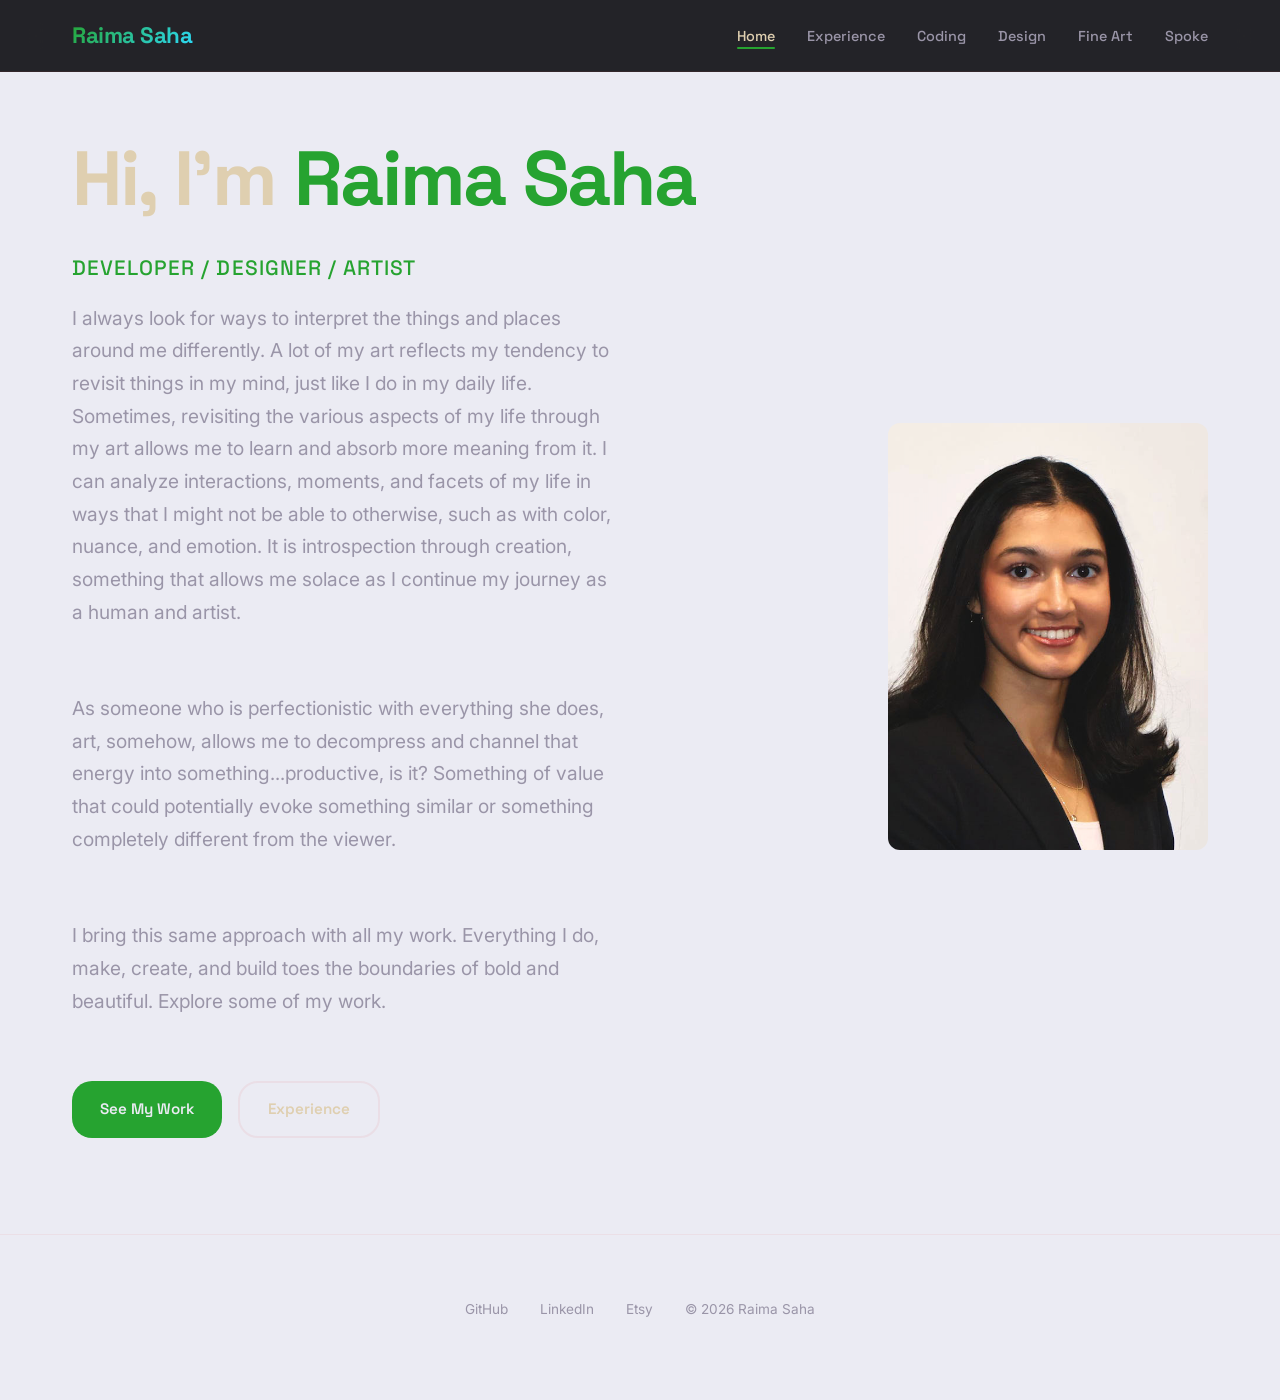
<file: index.html>
<!DOCTYPE html>
<html lang="en">

<head>
  <meta charset="UTF-8">
  <meta name="viewport" content="width=device-width, initial-scale=1.0">
  <title>Raima Saha - Portfolio</title>
  <link rel="preconnect" href="https://fonts.googleapis.com">
  <link rel="preconnect" href="https://fonts.gstatic.com" crossorigin>
  <link
    href="https://fonts.googleapis.com/css2?family=Inter:wght@400;500;600&family=Space+Grotesk:wght@500;600;700&display=swap"
    rel="stylesheet">
  <link rel="stylesheet" href="css/style.css">
</head>

<body>
  <nav id="nav" class="nav"></nav>

  <main class="page-content">
    <section class="hero">
      <div class="container hero-content hero-split">
        <div class="hero-text">
          <h1 class="animate-in">Hi, I'm <span class="highlight">Raima Saha</span></h1>
          <p class="hero-tagline animate-in">Developer / Designer / Artist</p>
          <p class="hero-description animate-in">
            I always look for ways to interpret the things and places around me differently. A lot of my art reflects my
            tendency to revisit things in my mind, just like I do in my daily life. Sometimes, revisiting the various
            aspects of my life through my art allows me to learn and absorb more meaning from it. I can analyze
            interactions, moments, and facets of my life in ways that I might not be able to otherwise, such as with
            color, nuance, and emotion. It is introspection through creation, something that allows me solace as I
            continue my journey as a human and artist.</p>

          <p class="hero-description animate-in">
            As someone who is perfectionistic with everything she does, art, somehow, allows me to decompress and channel
            that energy into something...productive, is it? Something of value that could potentially evoke something
            similar or something completely different from the viewer.</p>

          <p class="hero-description animate-in">
            I bring this same approach with all my work. Everything I do, make, create, and build toes the boundaries of
            bold and beautiful. Explore some of my work.</p>

          <div class="hero-cta animate-in">
            <a href="coding.html" class="btn btn-primary">See My Work</a>
            <a href="experience.html" class="btn btn-outline">Experience</a>
          </div>
        </div>
        <div class="hero-image animate-in">
          <img id="pic" src="assets/images/rs-pic.png" alt="Raima Saha">
        </div>
      </div>

      <div class="decor-circle decor-circle-1"></div>
      <div class="decor-circle decor-circle-2"></div>
      <div class="decor-circle decor-circle-3"></div>
    </section>
  </main>

  <footer class="footer">
    <div class="container">
      <div class="footer-links">
        <a href="https://github.com/worldofrs" target="_blank">GitHub</a>
        <a href="https://www.linkedin.com/in/raima-saha-/" target="_blank">LinkedIn</a>
        <a href="https://www.etsy.com/shop/RSPaletteStudio" target="_blank">Etsy</a>
        <span>&copy; 2026 Raima Saha</span>
      </div>
    </div>
  </footer>

  <script src="js/main.js"></script>
</body>

</html>
</file>
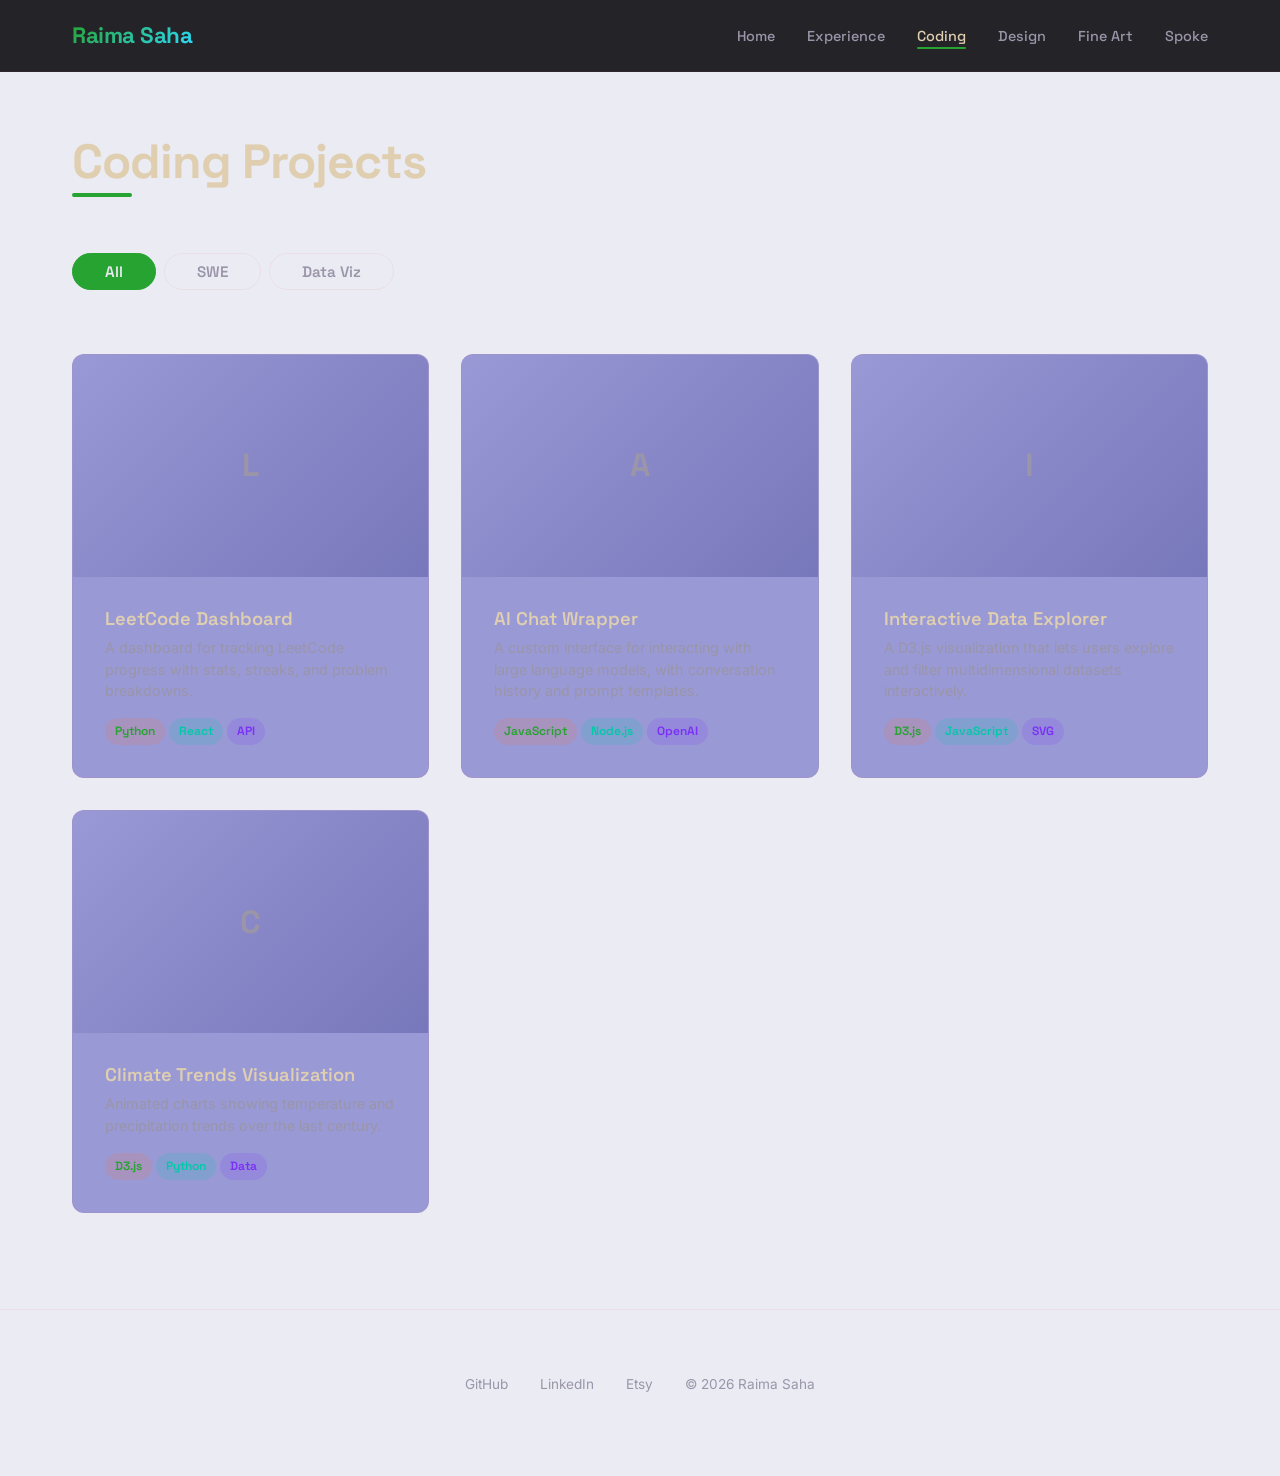
<file: coding.html>
<!DOCTYPE html>
<html lang="en">
<head>
  <meta charset="UTF-8">
  <meta name="viewport" content="width=device-width, initial-scale=1.0">
  <title>Raima Saha - Coding Projects</title>
  <link rel="preconnect" href="https://fonts.googleapis.com">
  <link rel="preconnect" href="https://fonts.gstatic.com" crossorigin>
  <link href="https://fonts.googleapis.com/css2?family=Inter:wght@400;500;600&family=Space+Grotesk:wght@500;600;700&display=swap" rel="stylesheet">
  <link rel="stylesheet" href="css/style.css">
</head>
<body>
  <nav id="nav" class="nav"></nav>

  <main class="page-content">
    
    <div class="container">
      <div class="section-header">
        <h2>Coding Projects</h2>
      </div>
      <div id="coding-projects"></div>
    </div>
  </main>

  <footer class="footer">
    <div class="container">
      <div class="footer-links">
        <a href="https://github.com/worldofrs" target="_blank">GitHub</a>
        <a href="https://www.linkedin.com/in/raima-saha-/" target="_blank">LinkedIn</a>
        <a href="https://www.etsy.com/shop/RSPaletteStudio" target="_blank">Etsy</a>
        <span>&copy; 2026 Raima Saha</span>
      </div>
    </div>
  </footer>

  <script src="js/main.js"></script>
  <script src="js/projects.js"></script>
  <script>
    document.addEventListener('DOMContentLoaded', () => {
      loadProjects('data/coding.json', 'coding-projects', { filters: true });
    });
  </script>
</body>
</html>
</file>
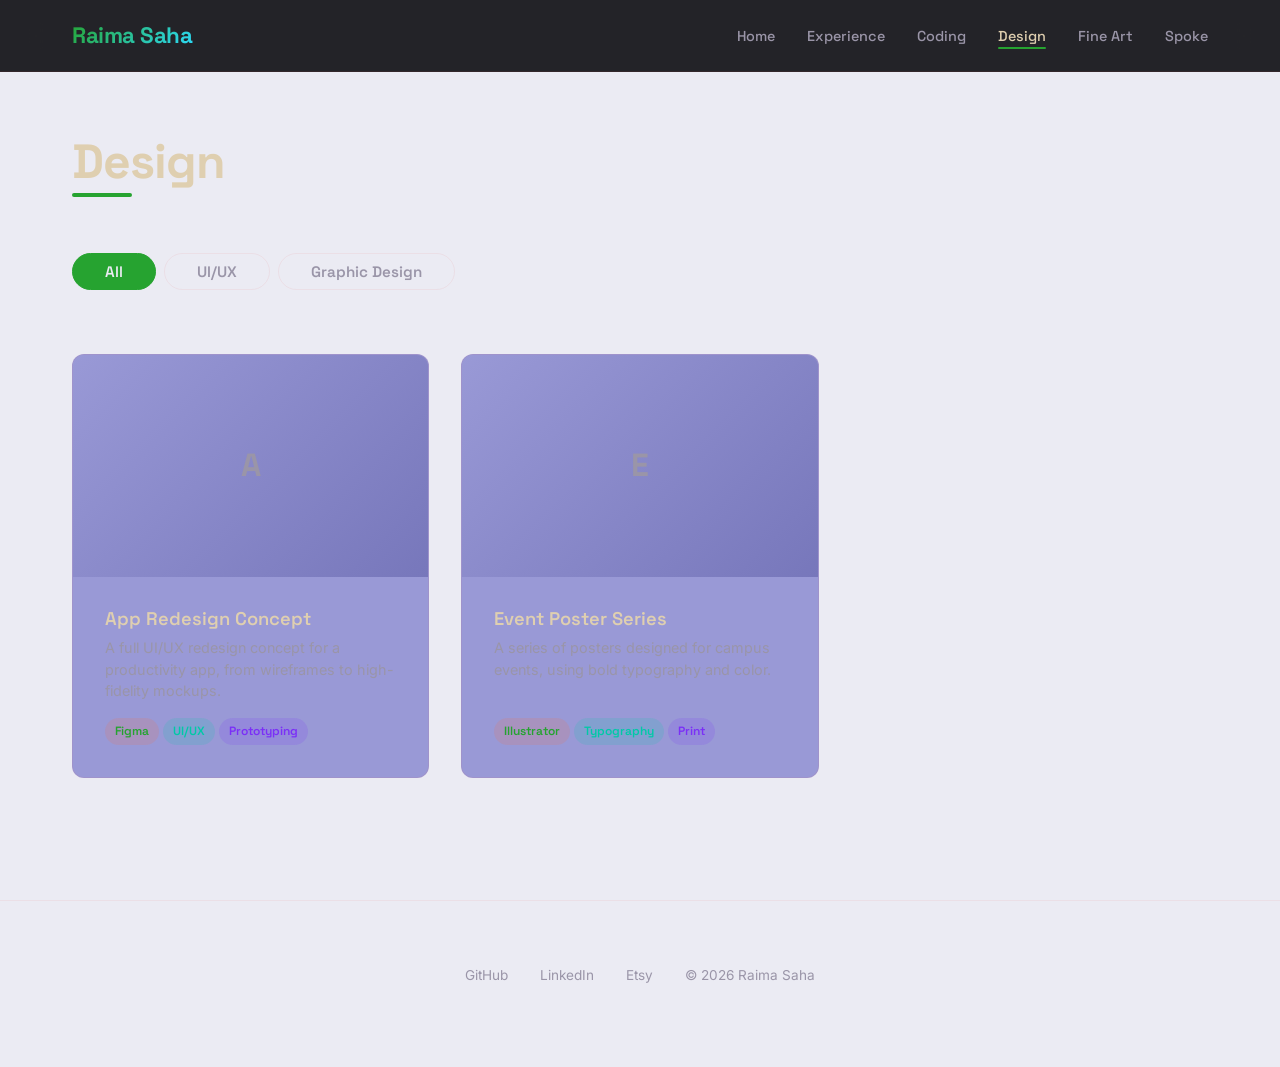
<file: design.html>
<!DOCTYPE html>
<html lang="en">
<head>
  <meta charset="UTF-8">
  <meta name="viewport" content="width=device-width, initial-scale=1.0">
  <title>Raima Saha - Design</title>
  <link rel="preconnect" href="https://fonts.googleapis.com">
  <link rel="preconnect" href="https://fonts.gstatic.com" crossorigin>
  <link href="https://fonts.googleapis.com/css2?family=Inter:wght@400;500;600&family=Space+Grotesk:wght@500;600;700&display=swap" rel="stylesheet">
  <link rel="stylesheet" href="css/style.css">
</head>
<body>
  <nav id="nav" class="nav"></nav>

  <main class="page-content">
    <div class="container">
      <div class="section-header">
        <h2>Design</h2>
      </div>
      <div id="design-projects"></div>
    </div>
  </main>

  <footer class="footer">
    <div class="container">
      <div class="footer-links">
        <a href="https://github.com/worldofrs" target="_blank">GitHub</a>
        <a href="https://www.linkedin.com/in/raima-saha-/" target="_blank">LinkedIn</a>
        <a href="https://www.etsy.com/shop/RSPaletteStudio" target="_blank">Etsy</a>
        <span>&copy; 2026 Raima Saha</span>
      </div>
    </div>
  </footer>

  <script src="js/main.js"></script>
  <script src="js/projects.js"></script>
  <script>
    document.addEventListener('DOMContentLoaded', () => {
      loadProjects('data/design.json', 'design-projects', { filters: true });
    });
  </script>
</body>
</html>
</file>
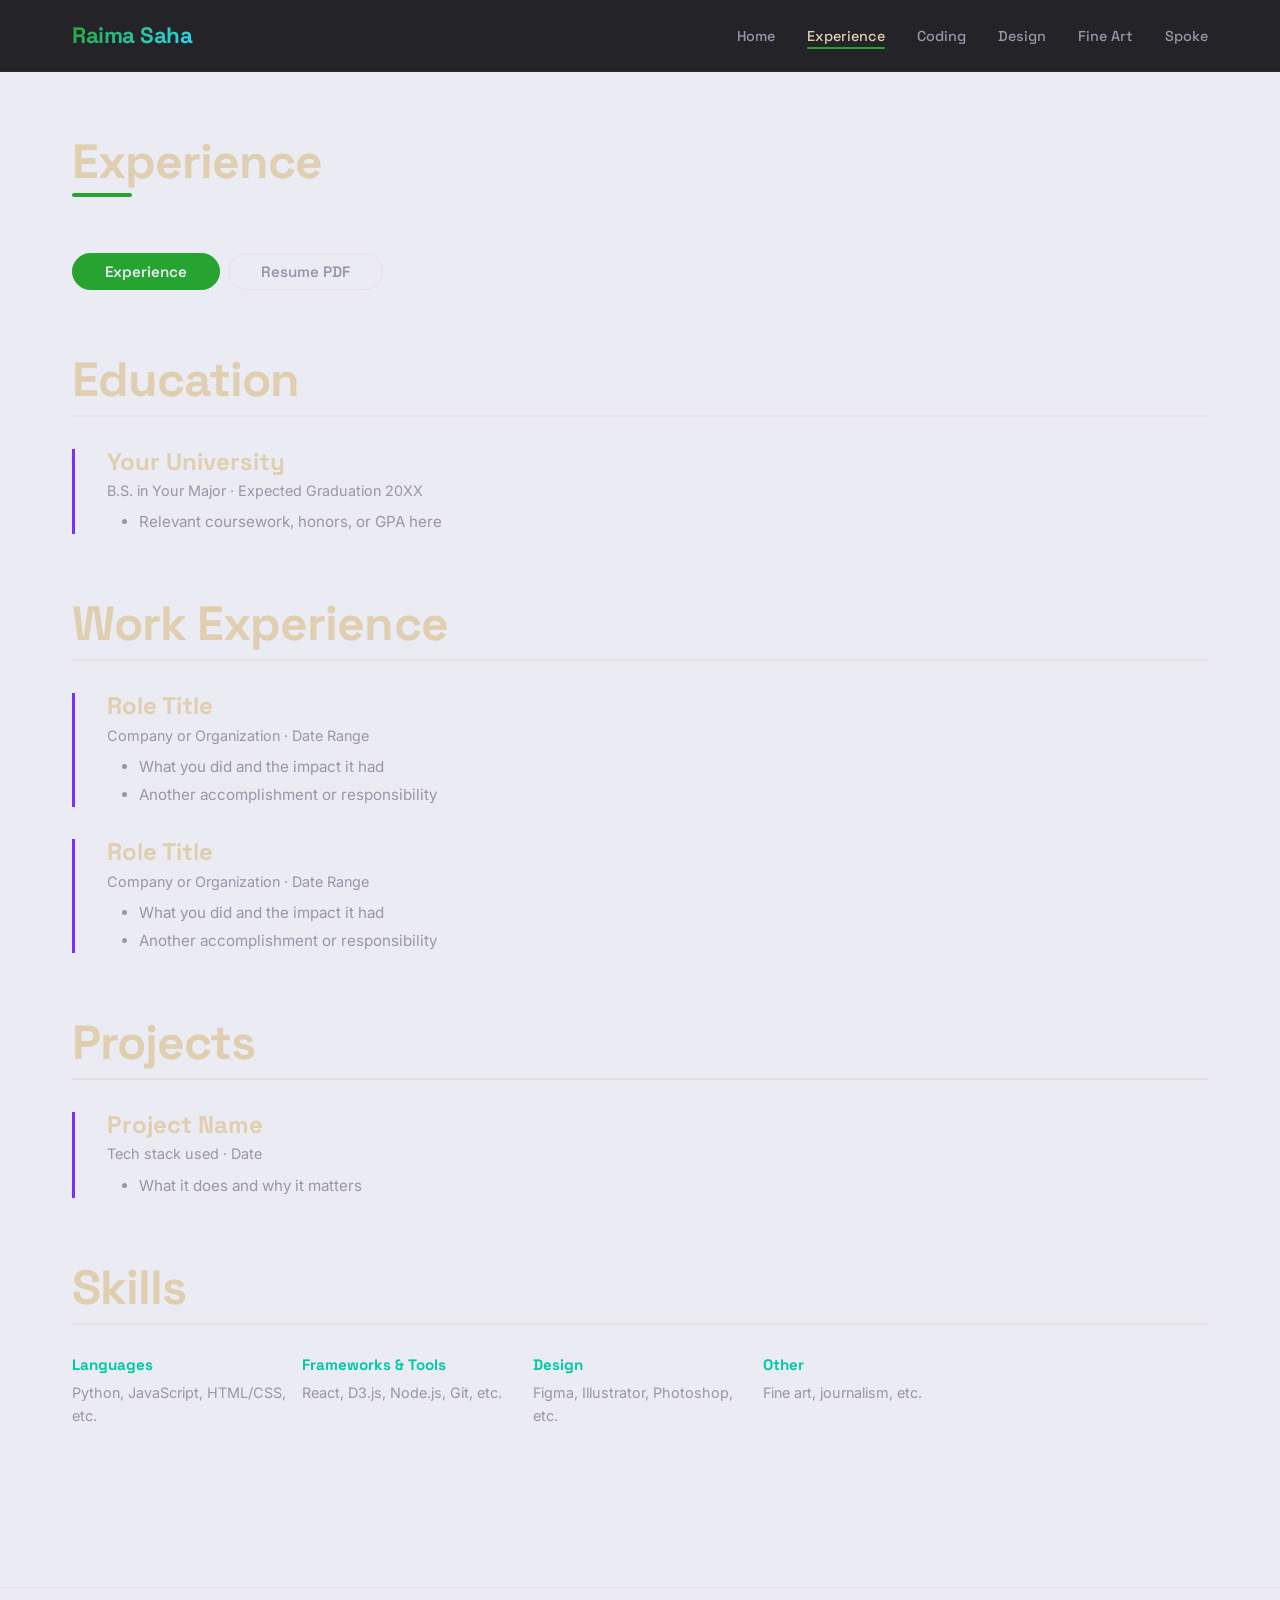
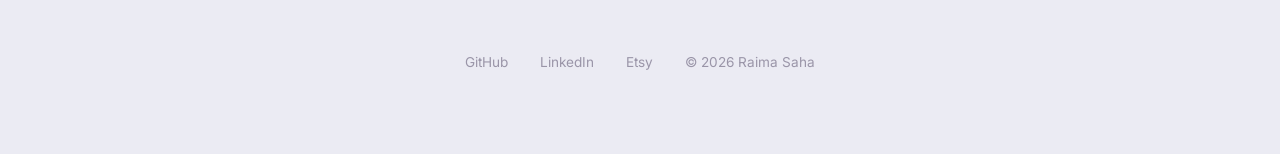
<file: experience.html>
<!DOCTYPE html>
<html lang="en">
<head>
  <meta charset="UTF-8">
  <meta name="viewport" content="width=device-width, initial-scale=1.0">
  <title>Raima Saha - Experience</title>
  <link rel="preconnect" href="https://fonts.googleapis.com">
  <link rel="preconnect" href="https://fonts.gstatic.com" crossorigin>
  <link href="https://fonts.googleapis.com/css2?family=Inter:wght@400;500;600&family=Space+Grotesk:wght@500;600;700&display=swap" rel="stylesheet">
  <link rel="stylesheet" href="css/style.css">
</head>
<body>
  <nav id="nav" class="nav"></nav>

  <main class="page-content">
    <div class="container">
      <div class="section-header">
        <h2>Experience</h2>
      </div>

      <!-- Tabs: Experience / Resume PDF -->
      <div class="tabs">
        <button class="tab-btn active" id="tab-experience">Experience</button>
        <button class="tab-btn" id="tab-resume">Resume PDF</button>
      </div>

      <!-- Experience content -->
      <div id="experience-view">
        <!-- Education -->
        <div class="resume-section">
          <h2>Education</h2>
          <div class="resume-entry">
            <h3>Your University</h3>
            <p class="meta">B.S. in Your Major · Expected Graduation 20XX</p>
            <ul>
              <li>Relevant coursework, honors, or GPA here</li>
            </ul>
          </div>
        </div>

        <!-- Experience -->
        <div class="resume-section">
          <h2>Work Experience</h2>
          <div class="resume-entry">
            <h3>Role Title</h3>
            <p class="meta">Company or Organization · Date Range</p>
            <ul>
              <li>What you did and the impact it had</li>
              <li>Another accomplishment or responsibility</li>
            </ul>
          </div>
          <div class="resume-entry">
            <h3>Role Title</h3>
            <p class="meta">Company or Organization · Date Range</p>
            <ul>
              <li>What you did and the impact it had</li>
              <li>Another accomplishment or responsibility</li>
            </ul>
          </div>
        </div>

        <!-- Projects -->
        <div class="resume-section">
          <h2>Projects</h2>
          <div class="resume-entry">
            <h3>Project Name</h3>
            <p class="meta">Tech stack used · Date</p>
            <ul>
              <li>What it does and why it matters</li>
            </ul>
          </div>
        </div>

        <!-- Skills -->
        <div class="resume-section">
          <h2>Skills</h2>
          <div class="skills-grid">
            <div class="skill-category">
              <h4>Languages</h4>
              <p>Python, JavaScript, HTML/CSS, etc.</p>
            </div>
            <div class="skill-category">
              <h4>Frameworks & Tools</h4>
              <p>React, D3.js, Node.js, Git, etc.</p>
            </div>
            <div class="skill-category">
              <h4>Design</h4>
              <p>Figma, Illustrator, Photoshop, etc.</p>
            </div>
            <div class="skill-category">
              <h4>Other</h4>
              <p>Fine art, journalism, etc.</p>
            </div>
          </div>
        </div>
      </div>

      <!-- Resume PDF view (hidden by default) -->
      <div id="resume-view" style="display: none;">
        <div style="display: flex; justify-content: flex-end; margin-bottom: var(--space-md);">
          <a href="assets/resume.pdf" class="btn btn-primary" target="_blank" download>Download PDF</a>
        </div>
        <iframe
          src="assets/images/resume.pdf"
          style="width: 100%; height: 80vh; border: 1px solid var(--color-border);"
          title="Resume PDF"
        ></iframe>
      </div>
    </div>
  </main>

  <footer class="footer">
    <div class="container">
      <div class="footer-links">
        <a href="https://github.com/worldofrs" target="_blank">GitHub</a>
        <a href="https://www.linkedin.com/in/raima-saha-/" target="_blank">LinkedIn</a>
        <a href="https://www.etsy.com/shop/RSPaletteStudio" target="_blank">Etsy</a>
        <span>&copy; 2026 Raima Saha</span>
      </div>
      
    </div>
  </footer>

  <script src="js/main.js"></script>
  <script>
    document.addEventListener('DOMContentLoaded', () => {
      const tabExp = document.getElementById('tab-experience');
      const tabRes = document.getElementById('tab-resume');
      const viewExp = document.getElementById('experience-view');
      const viewRes = document.getElementById('resume-view');

      tabExp.addEventListener('click', () => {
        tabExp.classList.add('active');
        tabRes.classList.remove('active');
        viewExp.style.display = '';
        viewRes.style.display = 'none';
      });

      tabRes.addEventListener('click', () => {
        tabRes.classList.add('active');
        tabExp.classList.remove('active');
        viewRes.style.display = '';
        viewExp.style.display = 'none';
      });
    });
  </script>
</body>
</html>
</file>
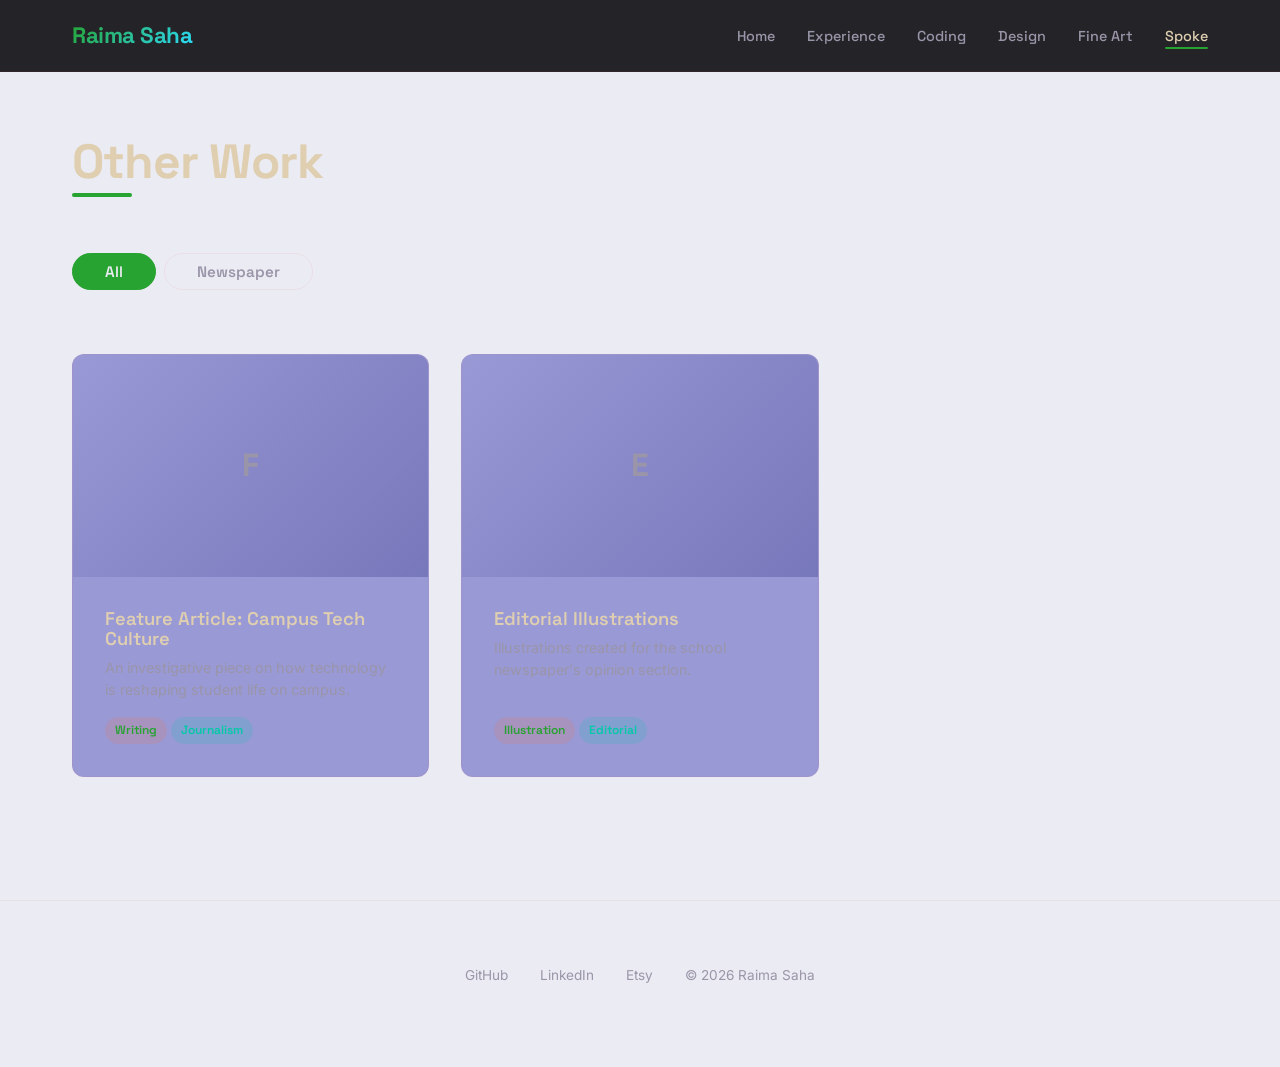
<file: spoke.html>
<!DOCTYPE html>
<html lang="en">
<head>
  <meta charset="UTF-8">
  <meta name="viewport" content="width=device-width, initial-scale=1.0">
  <title>Raima Saha - Other Work</title>
  <link rel="preconnect" href="https://fonts.googleapis.com">
  <link rel="preconnect" href="https://fonts.gstatic.com" crossorigin>
  <link href="https://fonts.googleapis.com/css2?family=Inter:wght@400;500;600&family=Space+Grotesk:wght@500;600;700&display=swap" rel="stylesheet">
  <link rel="stylesheet" href="css/style.css">
</head>
<body>
  <nav id="nav" class="nav"></nav>

  <main class="page-content">
    <div class="container">
      <div class="section-header">
        <h2>Other Work</h2>
      </div>
      <div id="other-projects"></div>
    </div>
  </main>

  <footer class="footer">
    <div class="container">
      <div class="footer-links">
        <a href="https://github.com/worldofrs" target="_blank">GitHub</a>
        <a href="https://www.linkedin.com/in/raima-saha-/" target="_blank">LinkedIn</a>
        <a href="https://www.etsy.com/shop/RSPaletteStudio" target="_blank">Etsy</a>
        <span>&copy; 2026 Raima Saha</span>
      </div>
    </div>
  </footer>

  <script src="js/main.js"></script>
  <script src="js/projects.js"></script>
  <script>
    document.addEventListener('DOMContentLoaded', () => {
      loadProjects('data/other.json', 'other-projects', { filters: true });
    });
  </script>
</body>
</html>
</file>
<file: css/style.css>
:root {
  /* Primary palette -- swap these to retheme the whole site */
  --color-bg: #ebebf3;
  --color-surface: #9999d6;
  --color-surface-hover: #7777bb;
  --color-text: #dfcfb0;
  --color-text-muted: #9a95a8;
  --color-accent-1: #26a330;      /* warm orange */
  --color-accent-2: #7b2ff7;      /* electric purple */
  --color-accent-3: #00c9a7;      /* teal */
  --color-accent-4: #2ddcff;      /* hot pink */
  --color-accent-5: #ffd600;      /* golden yellow */
  --color-border: rgba(228, 85, 85, 0.08);

  /* Typography */
  --font-display: 'Space Grotesk', sans-serif;
  --font-body: 'Inter', sans-serif;

  /* Spacing */
  --space-xs: 0.25rem;
  --space-sm: 0.5rem;
  --space-md: 1rem;
  --space-lg: 2rem;
  --space-xl: 4rem;
  --space-2xl: 6rem;

  /* Border radius */
  --radius-sm: 6px;
  --radius-md: 12px;
  --radius-lg: 20px;

  /* Transitions */
  --transition-fast: 150ms ease;
  --transition-base: 300ms ease;
  --transition-slow: 500ms ease;

  /* Layout */
  --max-width: 1200px;
  --nav-height: 72px;
}

/* --- CSS Reset --- */
*,
*::before,
*::after {
  margin: 0;
  padding: 0;
  box-sizing: border-box;
}

html {
  scroll-behavior: smooth;
  font-size: 16px;
}

body {
  font-family: var(--font-body);
  background-color: var(--color-bg);
  color: var(--color-text);
  line-height: 1.6;
  min-height: 100vh;
  -webkit-font-smoothing: antialiased;
  -moz-osx-font-smoothing: grayscale;
}

img {
  max-width: 100%;
  display: block;
}

a {
  color: inherit;
  text-decoration: none;
}

ul, ol {
  list-style: none;
}

button {
  font-family: inherit;
  cursor: pointer;
  border: none;
  background: none;
  color: inherit;
}

/* --- Typography --- */
h1, h2, h3, h4, h5, h6 {
  font-family: var(--font-display);
  font-weight: 700;
  line-height: 1.1;
}

h1 {
  font-size: clamp(2.5rem, 6vw, 5rem);
  letter-spacing: -0.03em;
}

h2 {
  font-size: clamp(1.8rem, 4vw, 3rem);
  letter-spacing: -0.02em;
}

h3 {
  font-size: clamp(1.2rem, 2.5vw, 1.5rem);
}

p {
  max-width: 65ch;
}

.text-muted {
  color: var(--color-text-muted);
}

.text-accent {
  color: var(--color-accent-1);
}

/* --- Layout Utilities --- */
.container {
  width: 100%;
  max-width: var(--max-width);
  margin: 0 auto;
  padding: 0 var(--space-lg);
}

.page-content {
  padding-top: calc(var(--nav-height) + var(--space-xl));
  padding-bottom: var(--space-2xl);
  min-height: 100vh;
}

.section {
  margin-bottom: var(--space-2xl);
}

.section-header {
  margin-bottom: var(--space-xl);
}

.section-header h2 {
  position: relative;
  display: inline-block;
}

.section-header h2::after {
  content: '';
  position: absolute;
  bottom: -8px;
  left: 0;
  width: 60px;
  height: 4px;
  background: var(--color-accent-1);
  border-radius: 2px;
}

/* --- Navigation --- */
.nav {
  position: fixed;
  top: 0;
  left: 0;
  right: 0;
  height: var(--nav-height);
  background: rgba(14, 14, 18, 0.9);
  backdrop-filter: blur(20px);
  -webkit-backdrop-filter: blur(20px);
  border-bottom: 1px solid var(--color-border);
  z-index: 1000;
  display: flex;
  align-items: center;
}

.nav .container {
  display: flex;
  align-items: center;
  justify-content: space-between;
}

.nav-logo {
  font-family: var(--font-display);
  font-size: 1.4rem;
  font-weight: 700;
  letter-spacing: -0.02em;
  background: linear-gradient(135deg, var(--color-accent-1), var(--color-accent-4));
  -webkit-background-clip: text;
  -webkit-text-fill-color: transparent;
  background-clip: text;
}

.nav-links {
  display: flex;
  gap: var(--space-lg);
  align-items: center;
}

.nav-links a {
  font-family: var(--font-display);
  font-size: 0.9rem;
  font-weight: 500;
  color: var(--color-text-muted);
  transition: color var(--transition-fast);
  position: relative;
}

.nav-links a:hover,
.nav-links a.active {
  color: var(--color-text);
}

.nav-links a.active::after {
  content: '';
  position: absolute;
  bottom: -4px;
  left: 0;
  right: 0;
  height: 2px;
  background: var(--color-accent-1);
  border-radius: 1px;
}

/* Hamburger menu */
.nav-toggle {
  display: none;
  flex-direction: column;
  gap: 5px;
  padding: 4px;
}

.nav-toggle span {
  display: block;
  width: 24px;
  height: 2px;
  background: var(--color-text);
  border-radius: 2px;
  transition: transform var(--transition-fast), opacity var(--transition-fast);
}

.nav-toggle.open span:nth-child(1) {
  transform: rotate(45deg) translate(5px, 5px);
}

.nav-toggle.open span:nth-child(2) {
  opacity: 0;
}

.nav-toggle.open span:nth-child(3) {
  transform: rotate(-45deg) translate(5px, -5px);
}

/* --- Project Cards --- */
.project-grid {
  display: grid;
  grid-template-columns: repeat(auto-fill, minmax(340px, 1fr));
  gap: var(--space-lg);
}

.project-card {
  background: var(--color-surface);
  border: 1px solid var(--color-border);
  border-radius: var(--radius-md);
  overflow: hidden;
  transition: transform var(--transition-base), box-shadow var(--transition-base), border-color var(--transition-base);
  cursor: pointer;
  display: flex;
  flex-direction: column;
}

.project-card:hover {
  transform: translateY(-6px);
  box-shadow: 0 20px 40px rgba(0, 0, 0, 0.3);
  border-color: var(--color-accent-1);
}

.project-card-image {
  width: 100%;
  aspect-ratio: 16 / 10;
  background: var(--color-surface-hover);
  overflow: hidden;
}

.project-card-image img {
  width: 100%;
  height: 100%;
  object-fit: cover;
  transition: transform var(--transition-slow);
}

.project-card:hover .project-card-image img {
  transform: scale(1.05);
}

/* Placeholder when no image */
.project-card-image.no-image {
  display: flex;
  align-items: center;
  justify-content: center;
  font-family: var(--font-display);
  font-size: 2rem;
  font-weight: 700;
  color: var(--color-text-muted);
  background: linear-gradient(135deg, var(--color-surface), var(--color-surface-hover));
}

.project-card-body {
  padding: var(--space-lg);
  flex: 1;
  display: flex;
  flex-direction: column;
}

.project-card-title {
  font-family: var(--font-display);
  font-size: 1.15rem;
  font-weight: 600;
  margin-bottom: var(--space-sm);
}

.project-card-description {
  font-size: 0.9rem;
  color: var(--color-text-muted);
  line-height: 1.5;
  margin-bottom: var(--space-md);
  flex: 1;
}

.project-card-tags {
  display: flex;
  flex-wrap: wrap;
  gap: var(--space-xs);
}

.tag {
  font-size: 0.75rem;
  font-weight: 600;
  padding: 4px 10px;
  border-radius: 20px;
  background: rgba(123, 47, 247, 0.15);
  color: var(--color-accent-2);
  font-family: var(--font-display);
}

.tag:nth-child(3n+1) {
  background: rgba(255, 107, 53, 0.15);
  color: var(--color-accent-1);
}

.tag:nth-child(3n+2) {
  background: rgba(0, 201, 167, 0.15);
  color: var(--color-accent-3);
}

/* --- Tab Navigation --- */
.tabs {
  display: flex;
  gap: var(--space-sm);
  margin-bottom: var(--space-xl);
}

.tab-btn {
  font-family: var(--font-display);
  font-size: 0.95rem;
  font-weight: 600;
  padding: var(--space-sm) var(--space-lg);
  border-radius: var(--radius-lg);
  color: var(--color-text-muted);
  transition: all var(--transition-fast);
  border: 1px solid var(--color-border);
}

.tab-btn:hover {
  color: var(--color-text);
  border-color: var(--color-text-muted);
}

.tab-btn.active {
  background: var(--color-accent-1);
  color: var(--color-bg);
  border-color: var(--color-accent-1);
}

/* --- Masonry Gallery (Fine Art) --- */
.masonry-grid {
  columns: 3;
  column-gap: var(--space-md);
}

.masonry-item {
  break-inside: avoid;
  margin-bottom: var(--space-md);
  border-radius: var(--radius-md);
  overflow: hidden;
  position: relative;
  cursor: pointer;
}

.masonry-item img {
  width: 100%;
  display: block;
  transition: transform var(--transition-slow);
}

.masonry-item:hover img {
  transform: scale(1.03);
}

.masonry-item-overlay {
  position: absolute;
  inset: 0;
  background: linear-gradient(to top, rgba(0,0,0,0.7) 0%, transparent 50%);
  opacity: 0;
  transition: opacity var(--transition-base);
  display: flex;
  align-items: flex-end;
  padding: var(--space-lg);
}

.masonry-item:hover .masonry-item-overlay {
  opacity: 1;
}

.masonry-item-info h3 {
  font-size: 1rem;
  margin-bottom: var(--space-xs);
}

.masonry-item-info p {
  font-size: 0.8rem;
  color: var(--color-text-muted);
}

/* --- Lightbox --- */
.lightbox {
  position: fixed;
  inset: 0;
  background: rgba(0, 0, 0, 0.92);
  z-index: 2000;
  display: flex;
  align-items: center;
  justify-content: center;
  opacity: 0;
  pointer-events: none;
  transition: opacity var(--transition-base);
}

.lightbox.open {
  opacity: 1;
  pointer-events: all;
}

.lightbox-content {
  max-width: 90vw;
  max-height: 85vh;
  position: relative;
}

.lightbox-content img {
  max-width: 100%;
  max-height: 85vh;
  object-fit: contain;
  border-radius: var(--radius-sm);
}

.lightbox-caption {
  text-align: center;
  margin-top: var(--space-md);
  font-family: var(--font-display);
}

.lightbox-caption h3 {
  font-size: 1.2rem;
  margin-bottom: var(--space-xs);
}

.lightbox-caption p {
  color: var(--color-text-muted);
  font-size: 0.9rem;
}

.lightbox-close {
  position: absolute;
  top: var(--space-lg);
  right: var(--space-lg);
  font-size: 2rem;
  color: var(--color-text);
  z-index: 2001;
  transition: transform var(--transition-fast);
}

.lightbox-close:hover {
  transform: scale(1.2);
}

/* --- Hero Section (Landing) --- */
.hero {
  min-height: calc(100vh - var(--nav-height));
  display: flex;
  align-items: center;
  position: relative;
  overflow: hidden;
}

.hero-content {
  position: relative;
  z-index: 1;
}

.hero-split {
  display: flex;
  align-items: center;
  gap: var(--space-2xl);
}

.hero-text {
  flex: 1;
}

.hero-image {
  flex-shrink: 0;
}

.hero-tagline {
  font-family: var(--font-display);
  font-size: clamp(1rem, 2vw, 1.3rem);
  font-weight: 500;
  color: var(--color-accent-1);
  margin-bottom: var(--space-md);
  letter-spacing: 0.05em;
  text-transform: uppercase;
}

.hero h1 {
  margin-bottom: var(--space-lg);
}

.highlight {
  background: var(--color-accent-1);
  -webkit-text-fill-color: transparent;
  background-clip: text;
}

.hero-description {
  font-size: clamp(1rem, 1.5vw, 1.2rem);
  color: var(--color-text-muted);
  max-width: 550px;
  margin-bottom: var(--space-xl);
  line-height: 1.7;
}

.hero-cta {
  display: flex;
  gap: var(--space-md);
  flex-wrap: wrap;
}

#pic {
  width: 320px;
  max-width: 100%;
  border-radius: var(--radius-md);
  object-fit: cover;
  aspect-ratio: 3 / 4;
}

/* --- Buttons --- */
.btn {
  display: inline-flex;
  align-items: center;
  gap: var(--space-sm);
  font-family: var(--font-display);
  font-size: 0.95rem;
  font-weight: 600;
  padding: 14px 28px;
  border-radius: var(--radius-lg);
  transition: all var(--transition-fast);
}

.btn-primary {
  background: var(--color-accent-1);
  color: var(--color-bg);
}

.btn-primary:hover {
  background: #ff8555;
  transform: translateY(-2px);
  box-shadow: 0 8px 24px rgba(255, 107, 53, 0.3);
}

.btn-outline {
  border: 2px solid var(--color-border);
  color: var(--color-text);
}

.btn-outline:hover {
  border-color: var(--color-text);
  transform: translateY(-2px);
}


/* --- Resume Page --- */
.resume-header {
  display: flex;
  justify-content: space-between;
  align-items: flex-start;
  flex-wrap: wrap;
  gap: var(--space-lg);
  margin-bottom: var(--space-xl);
}

.resume-section {
  margin-bottom: var(--space-xl);
}

.resume-section h2 {
  margin-bottom: var(--space-lg);
  padding-bottom: var(--space-sm);
  border-bottom: 2px solid var(--color-border);
}

.resume-entry {
  margin-bottom: var(--space-lg);
  padding-left: var(--space-lg);
  border-left: 3px solid var(--color-accent-2);
}

.resume-entry h3 {
  margin-bottom: var(--space-xs);
}

.resume-entry .meta {
  font-size: 0.9rem;
  color: var(--color-text-muted);
  margin-bottom: var(--space-sm);
}

.resume-entry ul {
  list-style: disc;
  padding-left: var(--space-lg);
}

.resume-entry li {
  font-size: 0.95rem;
  margin-bottom: var(--space-xs);
  color: var(--color-text-muted);
}

.skills-grid {
  display: grid;
  grid-template-columns: repeat(auto-fill, minmax(200px, 1fr));
  gap: var(--space-md);
}

.skill-category h4 {
  font-family: var(--font-display);
  font-size: 0.95rem;
  color: var(--color-accent-3);
  margin-bottom: var(--space-sm);
}

.skill-category p {
  font-size: 0.9rem;
  color: var(--color-text-muted);
}

/* --- Animations --- */
@keyframes fadeInUp {
  from {
    opacity: 0;
    transform: translateY(30px);
  }
  to {
    opacity: 1;
    transform: translateY(0);
  }
}

@keyframes fadeIn {
  from { opacity: 0; }
  to { opacity: 1; }
}

.animate-in {
  animation: fadeInUp 0.6s ease forwards;
  opacity: 0;
}

.animate-in:nth-child(1) { animation-delay: 0.1s; }
.animate-in:nth-child(2) { animation-delay: 0.2s; }
.animate-in:nth-child(3) { animation-delay: 0.3s; }
.animate-in:nth-child(4) { animation-delay: 0.4s; }
.animate-in:nth-child(5) { animation-delay: 0.5s; }

/* --- Footer --- */
.footer {
  border-top: 1px solid var(--color-border);
  padding: var(--space-xl) 0;
  text-align: center;
  color: var(--color-text-muted);
  font-size: 0.85rem;
}

.footer-links {
  display: flex;
  justify-content: center;
  gap: var(--space-lg);
  margin-bottom: var(--space-md);
}

.footer-links a {
  transition: color var(--transition-fast);
}

.footer-links a:hover {
  color: var(--color-accent-1);
}

/* --- Responsive --- */
@media (max-width: 768px) {
  .hero-split {
    flex-direction: column-reverse;
    text-align: center;
  }

  .hero-image {
    margin-bottom: var(--space-lg);
  }

  .hero-description {
    max-width: 100%;
  }

  .hero-cta {
    justify-content: center;
  }

  .nav-toggle {
    display: flex;
  }

  .nav-links {
    position: fixed;
    top: var(--nav-height);
    left: 0;
    right: 0;
    bottom: 0;
    background: var(--color-bg);
    flex-direction: column;
    align-items: center;
    justify-content: center;
    gap: var(--space-xl);
    transform: translateX(100%);
    transition: transform var(--transition-base);
  }

  .nav-links.open {
    transform: translateX(0);
  }

  .nav-links a {
    font-size: 1.5rem;
  }

  .project-grid {
    grid-template-columns: 1fr;
  }

  .masonry-grid {
    columns: 2;
  }

  .hero-cta {
    flex-direction: column;
  }

  .tabs {
    flex-wrap: wrap;
  }
}

@media (max-width: 480px) {
  .masonry-grid {
    columns: 1;
  }

  .container {
    padding: 0 var(--space-md);
  }
}
</file>
